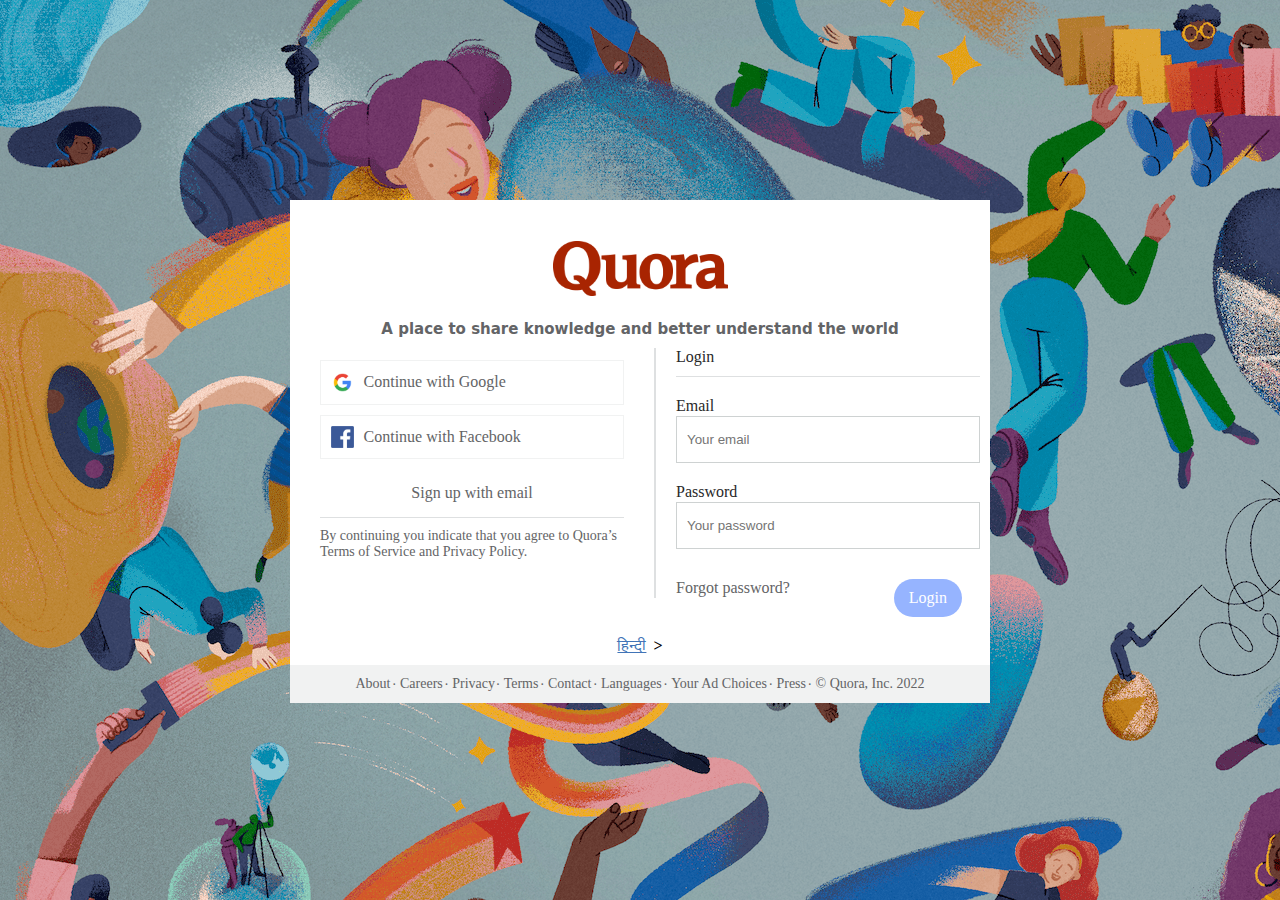
<file: index.html>
<!DOCTYPE html>
<html lang="en">
  <head>
    <meta charset="UTF-8" />
    <meta http-equiv="X-UA-Compatible" content="IE=edge" />
    <meta name="viewport" content="width=device-width, initial-scale=1.0" />
    <link
      rel="shortcut icon"
      href="https://qsf.fs.quoracdn.net/-4-ans_frontend_assets.favicon-new.ico-26-e7e93fe0a7fbc991.ico"
      type="image/x-icon"
    />
    <title>
      Quora - A place to share knowledge and better understand the world
    </title>
    <link rel="stylesheet" href="style.css" />
  </head>
  <body>
    <div class="container">
      <div class="warpper">
        <div class="logo space">
          <img src="./assets//quora_logo.png" alt="logo" />
        </div>
        <div class="description space">
          <p>A place to share knowledge and better understand the world</p>
        </div>
        <div class="form-wrapper space">
          <div class="login-social">
            <div class="google social social-logo">
              <img src="./assets/google.png" alt="google" />
              <span>Continue with Google</span>
            </div>
            <div class="fb social social-logo">
              <img src="./assets/fb.png" alt="facebook" />
              <span>Continue with Facebook</span>
            </div>
            <div class="email social">
              <span>Sign up with email</span>
            </div>
            <div class="divider"></div>
            <div class="contents space">
              <p>
                By continuing you indicate that you agree to Quora’s
                <a>Terms of Service</a> and <a>Privacy Policy</a>.
              </p>
            </div>
          </div>
          <div class="divider-vertical"></div>
          <div class="login-from">
            <div class="login-title bold">Login</div>
            <div class="divider"></div>
            <div class="input email-input">
              <label class="bold">Email</label>
              <input type="text" placeholder="Your email" />
            </div>
            <div class="input password">
              <label class="bold">Password</label>
              <input type="password" placeholder="Your password" />
            </div>
            <div class="login-button space">
              <div class="forget_link">
                <a href="#">Forgot password?</a>
              </div>
              <div class="login_button">
                <a href="#">Login</a>
              </div>
            </div>
          </div>
          <div class="divider"></div>
        </div>
        <div class="language_link space">
          <a href="">हिन्दी</a>
          <span class="arrow"> > </span>
        </div>
        <div class="footer space">
          <div class="footer-wrapper">
            <ul>
              <li><a href="#">About</a><span>.</span></li>
              <li><a href="#">Careers</a><span>.</span></li>
              <li><a href="#">Privacy</a><span>.</span></li>
              <li><a href="#">Terms</a><span>.</span></li>
              <li><a href="#">Contact</a><span>.</span></li>
              <li><a href="#">Languages</a><span>.</span></li>
              <li><a href="#">Your Ad Choices</a><span>.</span></li>
              <li><a href="#">Press</a><span>.</span></li>
              <li>© Quora, Inc. 2022</li>
            </ul>
          </div>
        </div>
      </div>
    </div>
  </body>
</html>
</file>
<file: style.css>
*,
html,
body {
  margin: 0;
  padding: 0;
  box-sizing: border-box;
  color: #636466;
}
.container {
  background-image: url("./assets/background_image.png");
  min-width: 100%;
  max-width: 100vw;
  min-height: 100vh;
  display: flex;
  justify-content: center;
  align-items: center;
}
.warpper {
  width: 700px;
  height: 500px;
  background-color: #fff;
}
.space {
  margin-top: 10px;
  margin-bottom: 10px;
}
.logo {
  text-align: center;
  height: 100px;
}
.logo img {
  width: 25%;
}
.description {
  text-align: center;
  font-family: -apple-system, system-ui, BlinkMacSystemFont, "Segoe UI", Roboto,
    Oxygen-Sans, Ubuntu, Cantarell, "Helvetica Neue", sans-serif;
}
.description p {
  font-size: 15px;
  font-weight: bold;
}
.form-wrapper {
  display: flex;
}
.login-social {
  margin: 2px 30px;
}
.social {
  margin-top: 10px;
}
.social-logo {
  border: 1px solid #f1f2f2;
  padding: 10px;
  outline: none;
  display: flex;
  align-items: center;
}
.social-logo:hover {
  background-color: #f1f2f2;
  cursor: pointer;
}
.social-logo span {
  margin-left: 10px;
}
.email {
  text-align: center;
  padding: 15px 5px;
  /* border-bottom: 1px solid #636466; */
  cursor: pointer;
}
.email:hover {
  background: #f1f2f2;
}
.login-social,
.login-from {
  flex: 1;
}
.social-logo img {
  width: 8%;
}
.contents {
  font-size: 14px;
}
.contents a:hover {
  text-decoration: underline;
  cursor: pointer;
}
.login-from {
  margin-left: 20px;
  margin-right: 10px;
}
.login-title {
  text-align: left;
  padding-bottom: 10px;
}
.bold {
  color: rgb(40, 40, 41);
}
.footer {
  width: 100%;
  background: #f1f2f2;
  padding-top: 8px;
  padding-bottom: 8px;
}
/* .footer-wrapper {
} */
.footer ul {
  display: flex;
  list-style-type: none;
  justify-content: center;
}

.footer ul li {
  margin: 2px;
  padding: 1px;
  font-size: 14px;
}
.footer ul li a {
  text-decoration: none;
}
.footer ul li a:hover {
  text-decoration: underline;
}
.footer ul li span {
  position: relative;
  top: -3px;
  left: 2px;
}
.language_link {
  text-align: center;
  color: #4174b7;
}
.language_link a {
  color: #4174b7;
}
.arrow {
  margin-left: 3px;
  color: black;
  font-weight: bold;
}
.divider-vertical {
  width: 2px;
  height: 250px;
  background-color: #dee0e1;
}
.divider {
  background-color: #dee0e1;
  height: 1px;
}
.divider.se {
  width: 100%;
}
.input {
  display: flex;
  flex-direction: column;
  margin-top: 20px;
}
.input input {
  padding: 15px 10px;
  margin-top: 1px;
  border: 1px solid #ced2d2;
  outline: none;
}
.login-button {
  display: flex;
  justify-content: space-between;
  margin-top: 30px;
}
.login_button {
  margin-right: 18px;
  background: #96b4ff;
  padding: 10px 15px;
  border-radius: 20px 20px;
}
.login_button a {
  text-decoration: none;
  color: white;
}
.forget_link a {
  text-decoration: none;
}
</file>
